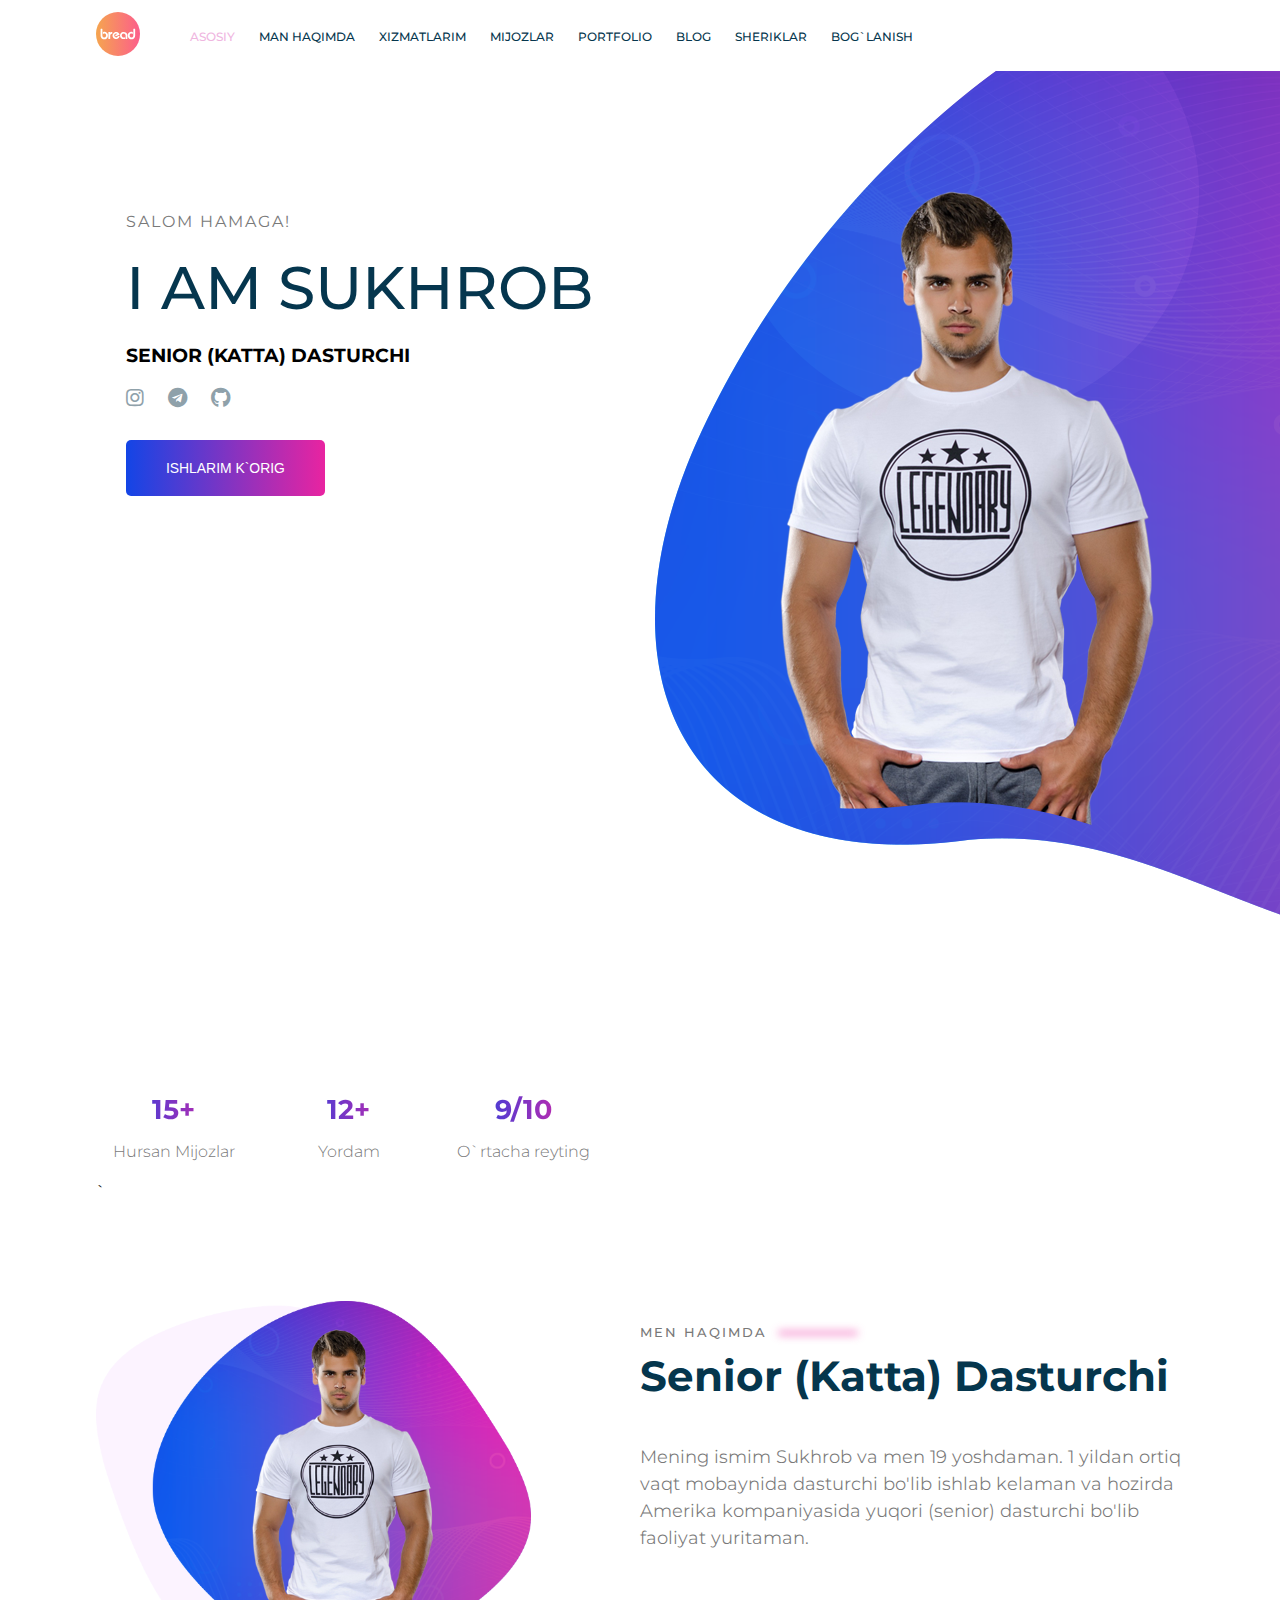
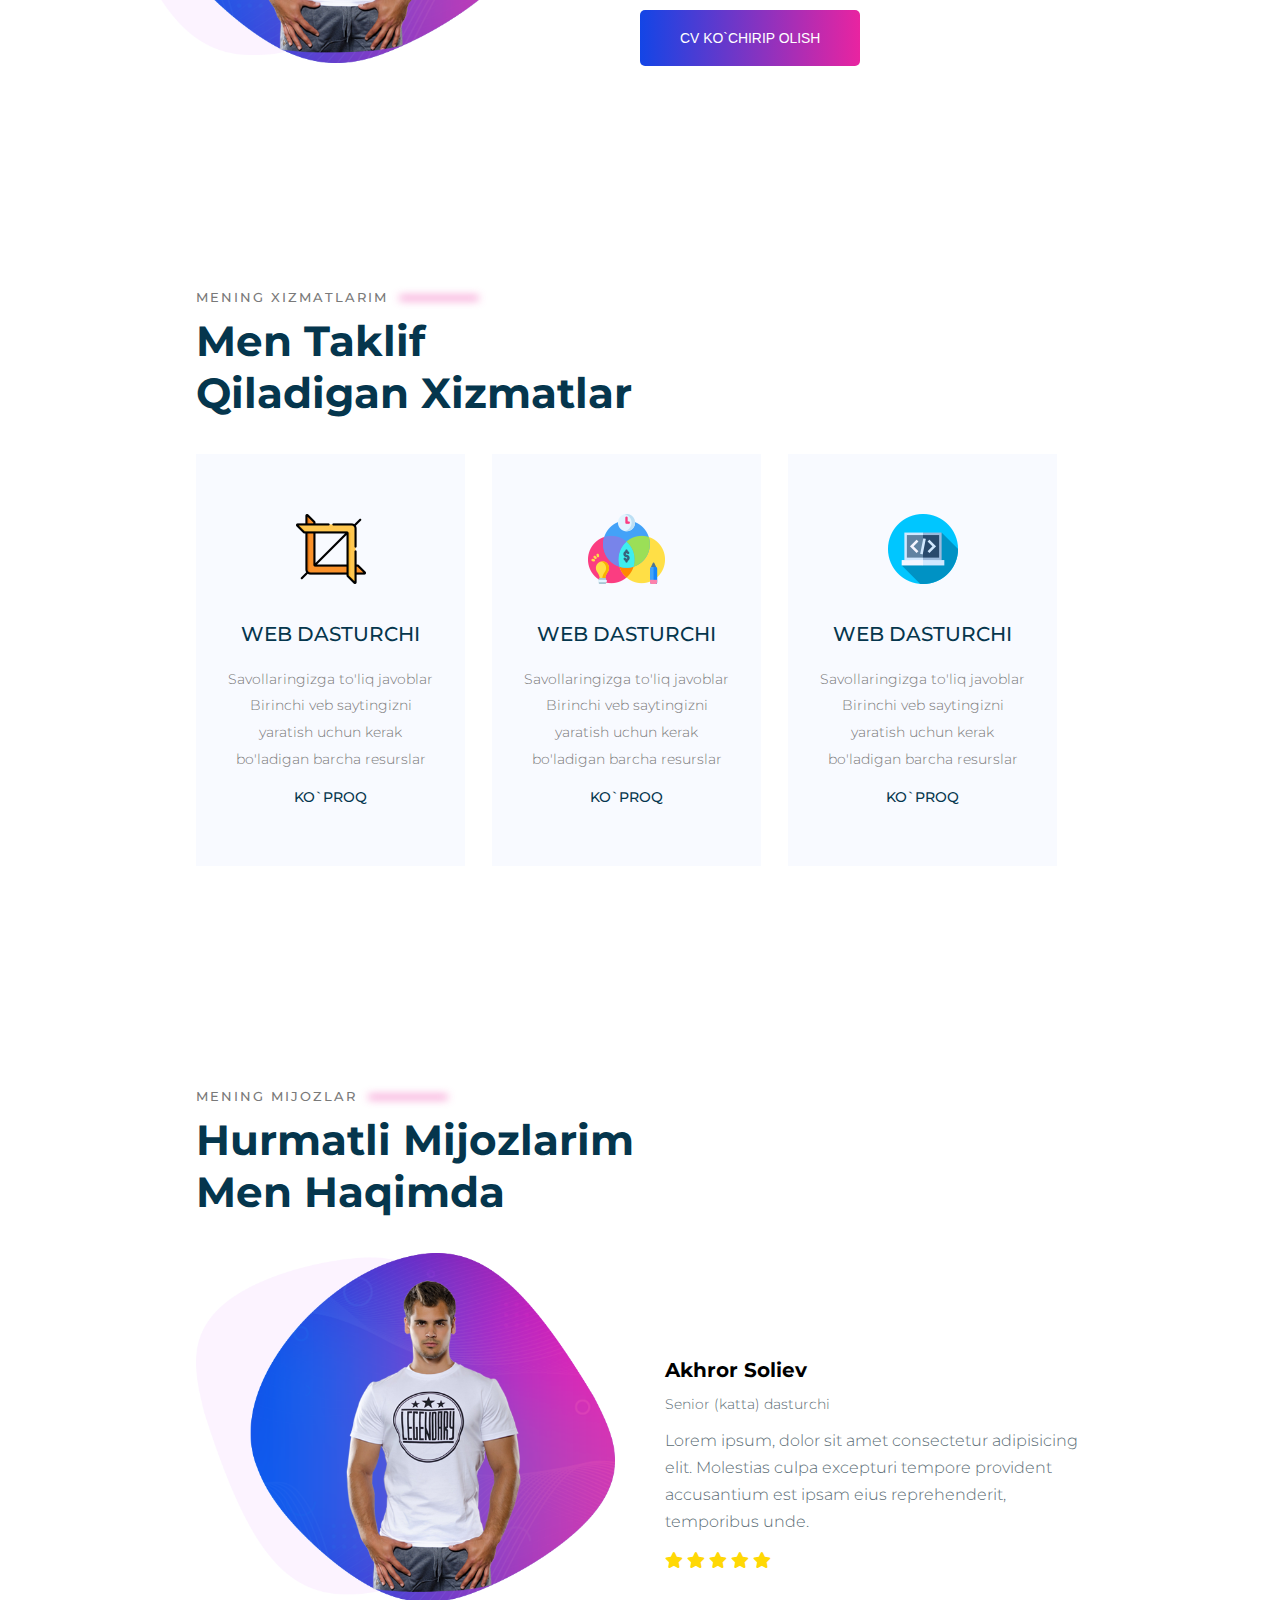
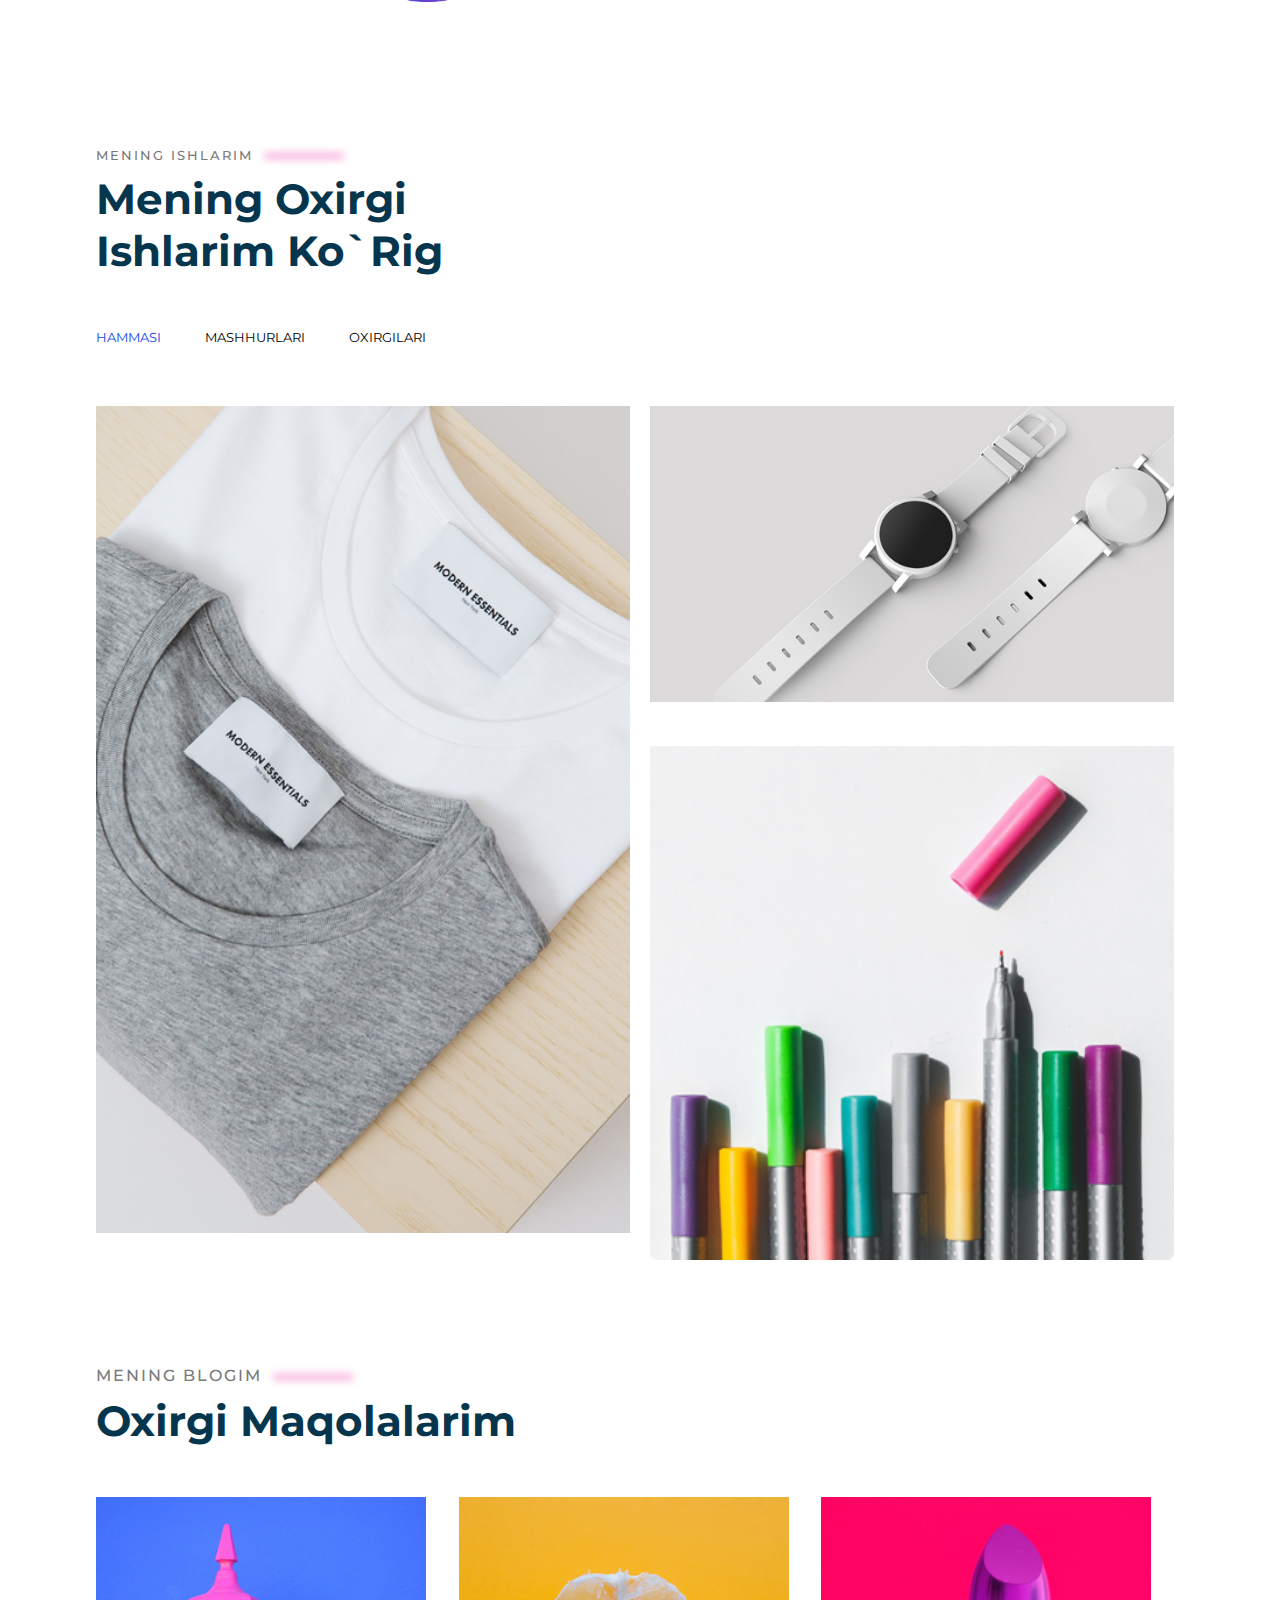
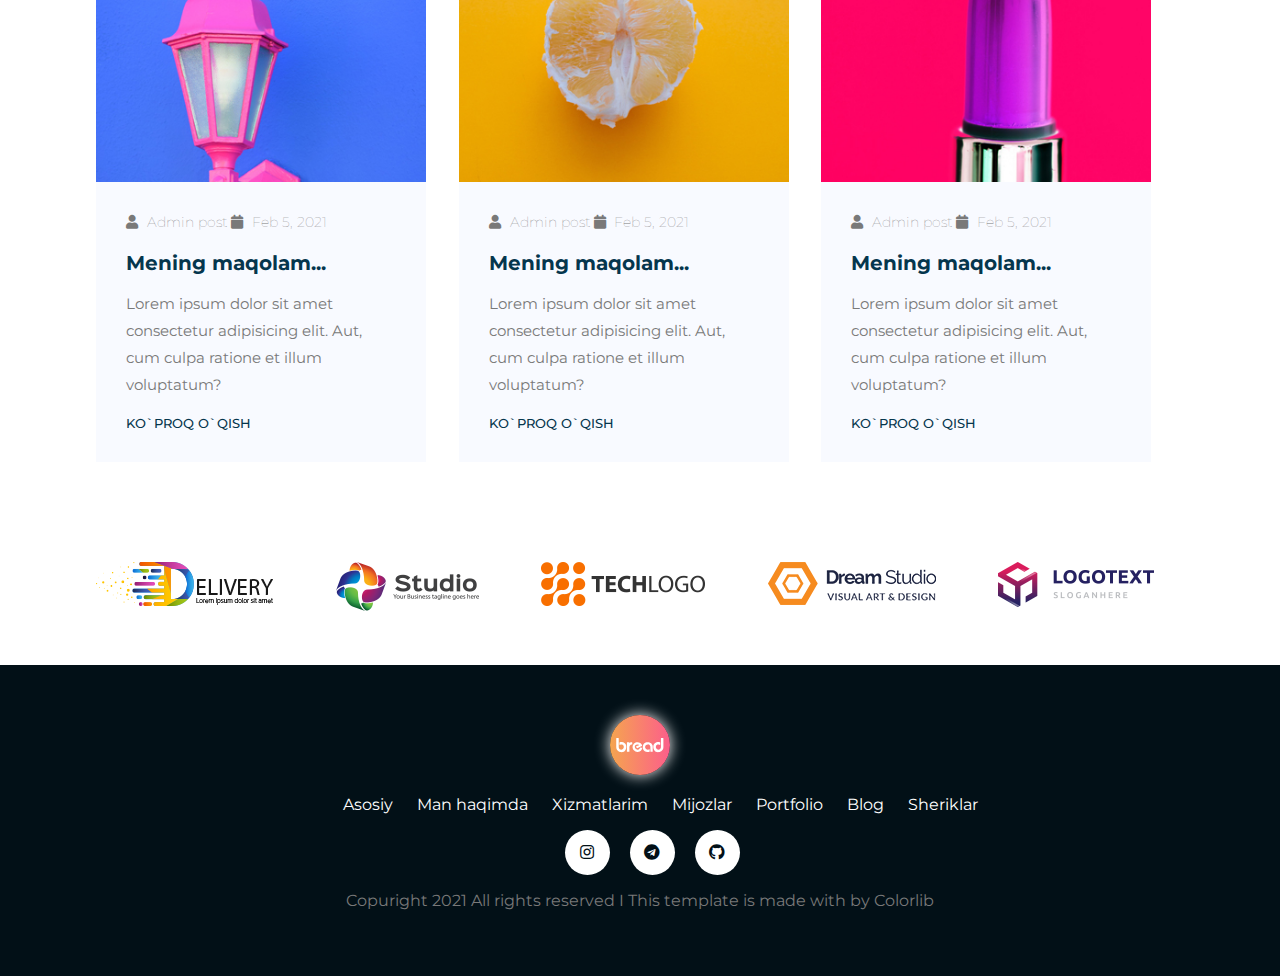
<file: index.html>
<!DOCTYPE html>
<html lang="en">

<head>
  <meta charset="UTF-8">
  <meta http-equiv="X-UA-Compatible" content="IE=edge">
  <meta name="viewport" content="width=device-width, initial-scale=1.0">
  <title>Portfolio</title>
  <link rel="icon" href="images/bread-token.svg">
  <link rel="stylesheet" href="https://cdnjs.cloudflare.com/ajax/libs/font-awesome/5.15.4/css/all.min.css"
    integrity="sha512-1ycn6IcaQQ40/MKBW2W4Rhis/DbILU74C1vSrLJxCq57o941Ym01SwNsOMqvEBFlcgUa6xLiPY/NS5R+E6ztJQ=="
    crossorigin="anonymous" referrerpolicy="no-referrer" />
  <link rel="stylesheet" href="css/shared.css">
  <link rel="stylesheet" href="css/style.css">
</head>

<body>
  <!-- Header section -->

  <header class="main-header">
    <div class="container">
      <div class="main-header_brand">
        <a href="https://instagram.com/sukhrobweb">
          <img src="images/bread-token.svg" alt="">
        </a>
      </div>
      <nav class="main-navigation">
        <ul class="main-navigation_itmes">
          <li class="main-navigation_item activ">
            <a href="./index.html">Asosiy </a>
          </li>
          <li class="main-navigation_item">
            <a href="#main-section">Man haqimda</a>
          </li>
          <li class="main-navigation_item">
            <a href="#statistics">Xizmatlarim</a>
          </li>
          <li class="main-navigation_item">
            <a href="#about-me">Mijozlar</a>
          </li>
          <li class="main-navigation_item">
            <a href="#services">Portfolio</a>
          </li>
          <li class="main-navigation_item">
            <a href="#blog">Blog</a>
          </li>
          <li class="main-navigation_item">
            <a href="#partners">Sheriklar</a>
          </li>
          <li class="main-navigation_item">
            <a href="./contact.html">Bog`lanish</a>
          </li>
        </ul>
      </nav>
    </div>
  </header>
  <!-- /Header section -->

  <!-- Main section -->
  <div class="main-banner">
    <div class="container">
      <section id="main-section" class="main-section">
        <div class="main-section-info">
          <h4 class="main-section_welcom tu-upprecase">Salom Hamaga!</h4>
          <h1 class="main-section_introduction tu-upprecase">I am Sukhrob</h1>
          <h3 class="main-section_position tu-upprecase">Senior (katta) dasturchi </h3>
          <div class="main-section_social-networks">
            <a href="https://instagram.com/sukhrobweb">
              <i class="fab fa-instagram"></i>
            </a>
            <a href="https://t.me/sukhrob_web">
              <i class="fab fa-telegram"></i>
            </a>
            <a href="https://github.com/astonaqulovsukhrob">
              <i class="fab fa-github"></i>
            </a>
          </div>
          <button type="button" class="main-section_action button">
            Ishlarim k`orig
          </button>
        </div>
        <div class="main-section_image">
          <img src="images/me.png" alt="MY img">
        </div>
      </section>
      <div class="clearfix"></div>
    </div>
  </div>
  <!-- /Main section -->

  <!-- Statistics -->
  <div class="container">
    <section id="statistics" class="statistics">
      <div class="statistics_item">
        <h3 class="statistics_number">
          15+
        </h3>
        <p class="statistics_title">
          Hursan Mijozlar
        </p>
      </div>
      <div class="statistics_item">
        <h3 class="statistics_number">
          12+
        </h3>
        <p class="statistics_title">
          Yordam
        </p>
      </div>
      <div class="statistics_item">
        <h3 class="statistics_number">
          9/10
        </h3>
        <p class="statistics_title">
          O`rtacha reyting
        </p>
      </div>
    </section>
  </div>
  <!-- /Statistics -->

  <!-- About me section -->
  <div class="container">`
    <section id="about-me" class="about-me">
      <div class="about-me_image">
        <img src="images/about-me.png" alt="">
      </div>
      <div class="about-me_info">
        <h5 class="section-subtitle">
          Men haqimda
          <span class="blur-line"></span>
        </h5>
        <h3 class="section-title">
          Senior (katta) dasturchi
        </h3>
        <p class="about-me_description">Mening ismim Sukhrob va men 19 yoshdaman. 1 yildan ortiq vaqt mobaynida
          dasturchi
          bo'lib ishlab kelaman va hozirda Amerika kompaniyasida yuqori (senior) dasturchi bo'lib faoliyat yuritaman.
        </p>
        <button type="submit" class="button tu-upprecase about-me_action">CV ko`chirip olish</button>
      </div>
    </section>
  </div>
  <div class="clearfix"></div>

  <!-- /About me section -->

  <!-- Services section -->
  <div class="container">
    <section id="services" class="services">
      <h5 class="section-subtitle">
        Mening Xizmatlarim
        <span class="blur-line"></span>
      </h5>
      <h2 class="section-title">
        Men taklif <br>
        qiladigan xizmatlar
      </h2>
      <div class="services-cards">
        <div class="services-card">
          <img class="sevice-card_icon" src="images/service-1.png" alt="">
          <h5 class="services-card_title">Web dasturchi</h5>
          <p class="service-card_description">
            Savollaringizga to'liq javoblar
            Birinchi veb saytingizni yaratish uchun kerak bo'ladigan barcha resurslar
          </p>
          <a href="#" class="services-card_link">
            Ko`proq
          </a>
        </div>
        <div class="services-card">
          <img class="sevice-card_icon" src="images/service-2.png" alt="">
          <h5 class="services-card_title">Web dasturchi</h5>
          <p class="service-card_description">
            Savollaringizga to'liq javoblar
            Birinchi veb saytingizni yaratish uchun kerak bo'ladigan barcha resurslar
          </p>
          <a href="#" class="services-card_link">
            Ko`proq
          </a>
        </div>
        <div class="services-card">
          <img class="sevice-card_icon" src="images/service-3.png" alt="">
          <h5 class="services-card_title">Web dasturchi</h5>
          <p class="service-card_description">
            Savollaringizga to'liq javoblar
            Birinchi veb saytingizni yaratish uchun kerak bo'ladigan barcha resurslar
          </p>
          <a href="#" class="services-card_link">
            Ko`proq
          </a>
        </div>
      </div>
    </section>
  </div>
  <!-- /Services section -->

  <!-- Clients section -->
  <div class="container">
    <section id="clients" class="clients">
      <h5 class="section-subtitle">
        Mening mijozlar
        <span class="blur-line"></span>
      </h5>
      <h2 class="section-title">
        Hurmatli mijozlarim <br>
        men haqimda
      </h2>
      <div class="client-items">
        <div class="client-item">
          <div class="client-item_image">
            <img src="images/about-me.png" alt="Client image">
          </div>
          <div class="client-item_info">
            <h3 class="client-item_name">
              Akhror Soliev
            </h3>
            <p class="client-item_position">
              Senior (katta) dasturchi
            </p>
            <p class="client-item_reviw">
              Lorem ipsum, dolor sit amet consectetur adipisicing elit. Molestias culpa excepturi tempore provident
              accusantium est ipsam eius reprehenderit, temporibus unde.
            </p>
            <div class="client-item_rate">
              <i class="fas fa-star"></i>
              <i class="fas fa-star"></i>
              <i class="fas fa-star"></i>
              <i class="fas fa-star"></i>
              <i class="fas fa-star"></i>
            </div>
          </div>
        </div>
      </div>
    </section>
    <div class="clearfix"></div>
  </div>
  <!-- /Clients section -->

  <!-- Portfolio section -->
  <div class="container">
    <secton id="portfolio" class="portfolio">
      <h5 class="section-subtitle">
        Mening ishlarim
        <span class="blur-line"></span>
      </h5>
      <div class="section-title">
        Mening oxirgi <br>
        ishlarim ko`rig
      </div>
      <ul class="portfolio-filters">
        <li class="activ">hammasi</li>
        <li>mashhurlari</li>
        <li>oxirgilari</li>
      </ul>
      <div class="portfolio-items">
        <div class="portfolio-item portfolio-item_1">
          <img src="images/portfolio-1.jpg" alt="Portfolio image 1" class="portfolio-item_image">
          <div class="portfolio-itme_overlay"></div>
          <div class="portfolio-item_info">
            <h4>
              <a href="#">Portfolio item 1</a>
            </h4>
            <p>
              Ishim haqida
            </p>
          </div>
        </div>
        <div class="portfolio-item portfolio-item_2">
          <img src="images/portfolio-2.jpg" alt="Portfolio image 1" class="portfolio-item_image">
          <div class="portfolio-itme_overlay"></div>
          <div class="portfolio-item_info">
            <h4>
              <a href="#">Portfolio item 1</a>
            </h4>
            <p>
              Ishim haqida
            </p>
          </div>
        </div>
        <div class="portfolio-item portfolio-item_3">
          <img src="images/portfolio-3.jpg" alt="Portfolio image 1" class="portfolio-item_image">
          <div class="portfolio-itme_overlay"></div>
          <div class="portfolio-item_info">
            <h4>
              <a href="#">Portfolio item 1</a>
            </h4>
            <p>
              Ishim haqida
            </p>
          </div>
        </div>
      </div>
    </secton>
  </div>
  <!-- /Portfolio section -->

  <!-- Blog section -->
  <div class="container">
    <section id="blog" class="blog">
      <div class="section-subtitle">
        Mening blogim
        <span class="blur-line"></span>
      </div>
      <div class="section-title">
        Oxirgi maqolalarim
      </div>
      <div class="blog-items">
        <div class="blog-item">
          <div class="blog-item_image">
            <img src="images/blog-1.jpg" alt="blog image-1">
          </div>
          <div class="blog-item_info">
            <div class="blog-item-main_info">
              <span class="blog-item_author">
                <i class="fas fa-user"></i>
                Admin post
              </span>
              <span class="blog-item_date">
                <i class="fas fa-calendar"></i>
                Feb 5, 2021
              </span>
            </div>
            <h5 class="blog-item_title">
              Mening maqolam...
            </h5>
            <p class="blog-item_description">
              Lorem ipsum dolor sit amet consectetur adipisicing elit. Aut, cum culpa ratione et illum voluptatum?
            </p>
            <a class="blog-item_learn-more">
              Ko`proq o`qish
            </a>
          </div>
        </div>
        <div class="blog-item">
          <div class="blog-item_image">
            <img src="images/blog-2.jpg" alt="blog image-1">
          </div>
          <div class="blog-item_info">
            <div class="blog-item-main_info">
              <span class="blog-item_author">
                <i class="fas fa-user"></i>
                Admin post
              </span>
              <span class="blog-item_date">
                <i class="fas fa-calendar"></i>
                Feb 5, 2021
              </span>
            </div>
            <h5 class="blog-item_title">
              Mening maqolam...
            </h5>
            <p class="blog-item_description">
              Lorem ipsum dolor sit amet consectetur adipisicing elit. Aut, cum culpa ratione et illum voluptatum?
            </p>
            <a class="blog-item_learn-more">
              Ko`proq o`qish
            </a>
          </div>
        </div>
        <div class="blog-item">
          <div class="blog-item_image">
            <img src="images/blog-3.jpg" alt="blog image-1">
          </div>
          <div class="blog-item_info">
            <div class="blog-item-main_info">
              <span class="blog-item_author">
                <i class="fas fa-user"></i>
                Admin post
              </span>
              <span class="blog-item_date">
                <i class="fas fa-calendar"></i>
                Feb 5, 2021
              </span>
            </div>
            <h5 class="blog-item_title">
              Mening maqolam...
            </h5>
            <p class="blog-item_description">
              Lorem ipsum dolor sit amet consectetur adipisicing elit. Aut, cum culpa ratione et illum voluptatum?
            </p>
            <a class="blog-item_learn-more">
              Ko`proq o`qish
            </a>
          </div>
        </div>
      </div>
    </section>
  </div>
  <!-- /Blog section -->

  <!-- Partners section -->
  <div class="container">
    <section id="partners" class="partners">
      <div class="partner">
        <img src="images/partner-1.png" alt="partner image-1">
      </div>
      <div class="partner">
        <img src="images/partner-2.png" alt="partner image-2">
      </div>
      <div class="partner">
        <img src="images/partner-3.png" alt="partner image-3">
      </div>
      <div class="partner">
        <img src="images/partner-4.png" alt="partner image-4">
      </div>
      <div class="partner">
        <img src="images/partner-5.png" alt="partner image-5">
      </div>
    </section>
  </div>
  <!-- /Partners section -->

  <!-- Footer section -->
  <footer class="footer">
    <div class="container">
      <div class="footer_brand">
        <img src="images/bread-token.svg" alt="Logo">
      </div>
      <ul class="footer-navigation-items">
        <li class="footer-navigation_item">
          <a href="#">Asosiy</a>
        </li>
        <li class="footer-navigation_item">
          <a href="#">Man haqimda</a>
        </li>
        <li class="footer-navigation_item">
          <a href="#">Xizmatlarim</a>
        </li>
        <li class="footer-navigation_item">
          <a href="#">Mijozlar</a>
        </li>
        <li class="footer-navigation_item">
          <a href="#">Portfolio</a>
        </li>
        <li class="footer-navigation_item">
          <a href="#">Blog</a>
        </li>
        <li class="footer-navigation_item">
          <a href="#">Sheriklar</a>
        </li>
      </ul>
      </nav>
      <ul class="footer_socials">
        <li class="footer_social">
          <a href="#">
            <i class="fab fa-instagram"></i>
          </a>
        </li>
        <li class="footer_social">
          <a href="#">
            <i class="fab fa-telegram"></i>
          </a>
        </li>
        <li class="footer_social">
          <a href="#">
            <i class="fab fa-github"></i>
          </a>
        </li>
      </ul>
      <p class="footer-text">
        Copuright 2021 All rights reserved I This template is made with by Colorlib
      </p>
    </div>
  </footer>
  <!-- /Footer section -->



  <!-- js -->
  <script src="app.js"></script>

</body>

</html>
</file>
<file: css/shared.css>
/* Core styles */
@import url('https://fonts.googleapis.com/css2?family=Montserrat:wght@100;200;300;400;500;600;800;900&display=swap');

* {
  box-sizing: border-box;
}

body {
  margin: 0;
  font-family: 'Montserrat', sans-serif;
}

.container {
  width: 85%;
  margin: 0 auto;
}

.tu-upprecase {
  text-transform: uppercase;
}

.clearfix {
  clear: both;
}

.section-subtitle {
  letter-spacing: 2px;
  font-weight: 500;
  margin-bottom: .625rem;
  color: #797979;
  text-transform: uppercase;
}

.section-title {
  margin-top: .32rem;
  font-size: 2.62rem;
  font-weight: 700;
  text-transform: capitalize;
  color: #05364d;
}

a {
  transition: all 0.3s ease-in-out;
}

.button {
  border: none;
  background: linear-gradient(to right, #1345e6 0%, #ed239f 51%, #1345e6 100%);
  background-size: 200% auto;
  color: #FFFFFF;
  font-weight: 500;
  font-size: .87rem;
  padding: 1.26rem 2.5rem;
  text-transform: uppercase;
  cursor: pointer;
  border-radius: 5px;
  transition: .5s;
}

.button:hover {
  background-position: right center;
}

.blur-line {
  display: inline-block;
  position: relative;
  top: -2px;
  margin-left: .32rem;
  width: 80px;
  height: 4px;
  background-color: rgba(237, 35, 159, .6);
  filter: blur(4px);
  border-radius: 4px;
} 

/* main header style */
.main-header.activ {
  position: fixed;
  background-color: #fff;
  left: 0;
  top: 0;
  right: 0;
  z-index: 10;
  box-shadow: 0 3px 16px 0 rgb(0 0 0 / 10%);
  transition: all .5s;
}

.main-header .container {
  display: flex;
  align-items: center;
}

.main-header_brand img {
  width: 44px;
  border-radius: 25px;
}

.main-navigation_item {
  display: inline-block;
  padding: .625rem;
}

.main-navigation_item a {
  color: #05364d;
  text-decoration: none;
  text-transform: uppercase;
  font-size: .75rem;
  font-weight: 500;
  transition: 0.2s;
}

.main-navigation_item  a:hover {
  color: #efb6df;
}

.main-navigation_item.activ a {
  color: #efb6df;
}

/* Footer section styles */
.footer {
  text-align: center;
  padding: 50px 0;
  margin-top: 50px;
  background-color: #021017;
}

.footer_brand img {
  width: 60px;
  border-radius: 50%;
  box-shadow: 0 0 15px #fff;
}

.footer-navigation_items {
  margin-bottom: 50px;
}

.footer-navigation_item {
  display: inline-block;
  padding: 0 10px;
}

.footer-navigation_item a {
  color: white;
  text-decoration: none;
}

.footer_socials {
  list-style: none;
}

.footer_social {
  display: inline-block;
  width: 45px;
  height: 45px;
  line-height: 45px;
  background: #FFFFFF;
  text-align: center;
  border-radius: 36px;
  color: #05364d;
  font-size: 16px;
  margin-right: 1rem;
  cursor: pointer;

}

.footer_social a {
  color: #021017;
}

.footer_social:hover {
  box-shadow: 0 0 20px #fff;
  background: linear-gradient(90deg, #1345e6 0%, #ed239f 100% );
}

.footer_social:hover i {
  color: white;
}

.footer-text {
  color: #797979;
}

@media only screen and (max-width: 991px) {

  .container {
    width: 90%;
  }

  /* Navigation */
  .main-navigation {
    display: none;
  }

}


@media only screen and (max-width: 768px) {

  .container {
    width: 96%;
  }

   /* Footer */
   .footer-navigation_item {
    display: none;
  }
  
  .main-navigation {
    display: none;
  }
}
</file>
<file: css/style.css>
/* main section */
.main-banner {
  background: url(../images/main-banner.png)no-repeat top center;
  background-position: center;
  background-size: cover;
  min-height: 890px;
  
}

.main-section {
  padding: 7.5rem 1.87rem;
  display: flex;
  justify-content: space-between;
}

.main-section_image {
  text-align: right;
}

.main-section_welcom {
  font-size: 1rem;
  font-weight: 400;
  margin-bottom: 20px;
  letter-spacing: 2px;
  color: #797979;
}

.main-section_introduction  {
  margin-top: 1.25rem;
  font-size: 3.75rem;
  font-weight: 500;
  margin-bottom: 1.25rem;
  color: #05364E;
}

.main-section_postion {
  color: #05364E;
  font-size: 1.5rem;
  font-weight: 300;
  margin-bottom: 1.25rem;
}

.main-section_social-networks a {
  color: #8FA1AA;
  font-size: 1.25rem;
  display: inline-block;
  margin-right: 1.25rem;
  cursor: pointer;
}

.main-section_social-networks a:hover i {
  color: #1C44E4;
}

.main-section_action {
  margin-top: 1.87rem;
}

/* statistics */
.statistics {
  padding-top: 6.25rem;
  display: flex;
}

.statistics_item {
  width: 155px;
  text-align: center;
  background-color: white;
  padding: .32rem .625rem;
  margin-right: 1.25rem;
}

.statistics_number {
  font-size: 1.69rem;
  margin-bottom: .32rem; 
  background: linear-gradient(90deg, #1345e6 0%, #ed239f 100%);
  -webkit-background-clip: text;
  -webkit-text-fill-color: transparent;
}

.statistics_title {
  font-size: 1rem;
  color: #797979;
  font-weight: 300;
}

/* About me section */ 
.about-me {
  padding: 6.25rem 0;
  display: flex;
  align-items: center;
}

.about-me > div {
 flex: 1;
}

.about-me img {
  width: 80%;
}

.about-me_description {
  font-size: 18px;
  font-weight: 350;
  color: #797979;
  line-height: 27px;
}

.about-me_action {
  margin-top: 2.5rem;
}

/* service section styles */
.services {
  padding: 6.25rem;
}

.services-cards {
  display: flex;
  justify-content: space-between;
}

.services-card {
  padding: 3.75rem 1.87rem;
  background-color: #F8FAFF;
  margin-right: 3%;
  text-align: center;
}

.services-card_title {
  color: #05364d;
  font-size: 1.25rem;
  font-weight: 500;
  margin-bottom: 20px;
  text-transform: uppercase;
}

.service-card_description {
  font-size: .87rem;
  line-height: 1.68rem;
  font-weight: 300;
  color: #797979;
}

.services-card_link {
  font-size: .87rem;
  font-weight: 500;
  text-transform: uppercase;
  color: #05364d;
  text-decoration: none;
}

.services-card:hover {
  background-color: #5f30ff;
}

.services-card:hover .service-card_description,
.services-card:hover .services-card_title,
.services-card:hover .services-card_link {
  color: #FFFFFF;
}

/* Clients section styles */
.clients {
  padding: 6.25rem;
}

.client-item {
  display: flex;
  align-items: center;
}

.client-item > div {
 flex: 1;
}

.client-item_image img {
  width: 100%;
}

.client-item_info {
  padding-top: 3.12rem;
  padding-left: 3.12rem;
}

.client-item_name {
  font-size: 1.25rem;
  margin-bottom: .25rem;
}

.client-item_position {
  font-size: .87rem;
  font-weight: 300;
  color: #5b6d75;
}

.client-item_reviw {
  font-size: 1rem;
  line-height: 1.68rem;
  font-weight: 300;
  color: #5b6d75;
}

.client-item_rate {
  color: #FFD805;
}

/* Portfolio section styles */
.portfolio {
  padding: 6.25rem;
}

.portfolio-filters {
  list-style: none;
  padding-left: 0;
  margin-top: 3.12rem;
}

.portfolio-filters li.activ {
  color: #1345e6;
}

.portfolio-filters li {
  display: inline-block;
  margin-right: 2.5rem;
  font-size: .81rem;
  font-weight: 400;
  text-transform: uppercase;
  cursor: pointer;
}

.portfolio-filters li:hover,
.portfolio-filters li.active {
  color: #1345e6;
}

.portfolio-items {
  position: relative;
  margin-top: 3.125rem;
}

.portfolio-item {
  position: relative;
  display: inline-block ;
  cursor: pointer;
  width: 50%;
  padding: .625rem;
}

.portfolio-item_image {
  width: 100%;
}

.portfolio-itme_overlay {
  position: absolute;
  left: 0;
  top: 0;
  height: 100%;
  width: 100%;
  visibility: hidden;
  z-index: 1;
  transition: 0.4s;
}

.portfolio-item_info {
  position: absolute;
  bottom: 44px;
  left: 88px;
  color: white;
  visibility: hidden;
  z-index: 1;
  transition: 0.4s ease 0;
}

.portfolio-item_info a {
  color: white;
  text-decoration: none;
}

.portfolio-item:hover .portfolio-itme_overlay {
  visibility: visible;
  background-color: rgba(19, 69, 230, 0.9);
  top: 20px;
  left: 20px;
  cursor: pointer;
}

.portfolio-item:hover .portfolio-item_info {
  visibility: visible;
  bottom: 24px;
  left: 60px;
}
.portfolio-item_1 {
  padding-left: 0;
}

.portfolio-item_2 {
  position: absolute;
  top: 0;
  right: 0;
}

.portfolio-item_3 {
  position: absolute;
  top: 340px;
  right: 0;
}

/* blog section styles */
.blog {
  padding-top: 6.25rem;
}

.blog-items {
  margin-top: 3.125rem;
  display: flex;
  justify-content: space-between;
}

.blog-item {
  margin-right: 3%;
  overflow: hidden;
  transition: all 0.4s;
}

.blog-item:hover {
  box-shadow: 0px 10px 20px rgb(5 54 77 / 10%);
}

.blog-item:hover .blog-item_info {
  background-color: white;
}
 
.blog-item_image {
  overflow: hidden;
}

.blog-item_image img {
  transition: .4s;
  width: 100%;
  vertical-align: middle;
}

.blog-item:hover .blog-item_image img {
  transform: scale(1.1);
}

.blog-item_info {
  background-color: #F8FAFF;
  padding: 1.87rem;
  color: #797979;
}

.blog-item-main_info span {
  font-size: .87rem;
  margin-right: 1.8743m;
  font-weight: lighter;
}

.blog-item-main_info i {
  margin-right: .31rem;
}

.blog-item_title {
  font-size: 1.25rem;
  margin-top: 1.25rem;
  margin-bottom: .94rem;
  color: #05364d;
  font-weight: 700;
}

.blog-item_description {
  line-height: 1.69rem;
  font-weight: 400;
  font-size: .94rem;
}

.blog-item_learn-more {
  font-size: .81rem;
  font-weight: 500;
  text-transform: uppercase;
  color: #05364d;
  cursor: pointer;
  transition: .4s;
}

.blog-item_learn-more:hover {
  color: #ed239f;
}

/* Partners section styles */
.partners {
  padding-top: 6.25rem;
  display: flex;
  justify-content: space-between;
}

.partner {
  padding-right: 1.87rem;
}  


@media only screen and (max-width: 991px) {
  /* Main section */
  .main-section_image {
    display: none;
  }

  .main-section > div {
    width: 100%;
  }

  /* Statistics */
  .statistics {
    padding: 1rem;
    text-align: center;
    justify-content: center;
  }

  /* About me section */
  .about-me {
    padding: 1.5rem 0;
  }

  .about-me > div {
    width: 100%;
  }

  .about-me_image {
    display: none;
  }

  /* Services */
  .services {
    padding: 1.5rem 0;
  }

  .services-cards {
    flex-wrap: wrap;
  }

  .services-card {
    flex-basis: 45%;
    margin-bottom: 20px;
  }

   /* Clients */
   .clients {
    padding: 1.5rem;
  }

  .client-item  {
    flex-direction: column;
  }

  /* Blog  */
  .blog {
    padding: 1.5rem 0;
  }

  .blog-items {
    flex-wrap: wrap;
  }
  
  .blog-item {
    flex-basis: 45%;
    margin-right: 0;
    margin-bottom: 20px;
  }
    /* Partners */
  .partners {
    padding: 1.5rem 0;
    flex-direction: column;
  }
  
  .partner {
    padding: 0;
    text-align: center;
    margin-bottom: 10px;
  }
}


@media only screen and (max-width: 767px) {
  /* Mani section */

  .main-banner {
    background: none;
    min-height: auto;
  }

  .main-section_action {
    display: none;
  }

  .main-section > div {
    width: 100%;
  }

  /* Statistics section */
  .statistics_item {
    width: 100%;
    margin-bottom: 20px;
    margin-right: 0;
    box-sizing: border-box;
  }

  .statistics {
    flex-direction: column;
  }

  /* Services section */
  .services {
    padding: 1.5rem 0;
  }

  .services-card {
    flex-basis: 100%;
    margin-right: 0;
    transition: all .4s ease 0;
  }

  /* Porfolio */
  .portfolio {
    padding: 1.5rem 0;
  }

  .portfolio-item {
    width: 100%;
  }

  .portfolio-item_1, .portfolio-item_2,
  .portfolio-item_3 {
    position: static;
  }

  /* Blog  */
  .blog-item {
    flex-basis: 100%;
    margin-right: 0;
    margin-bottom: 20px;
  }
}
</file>
